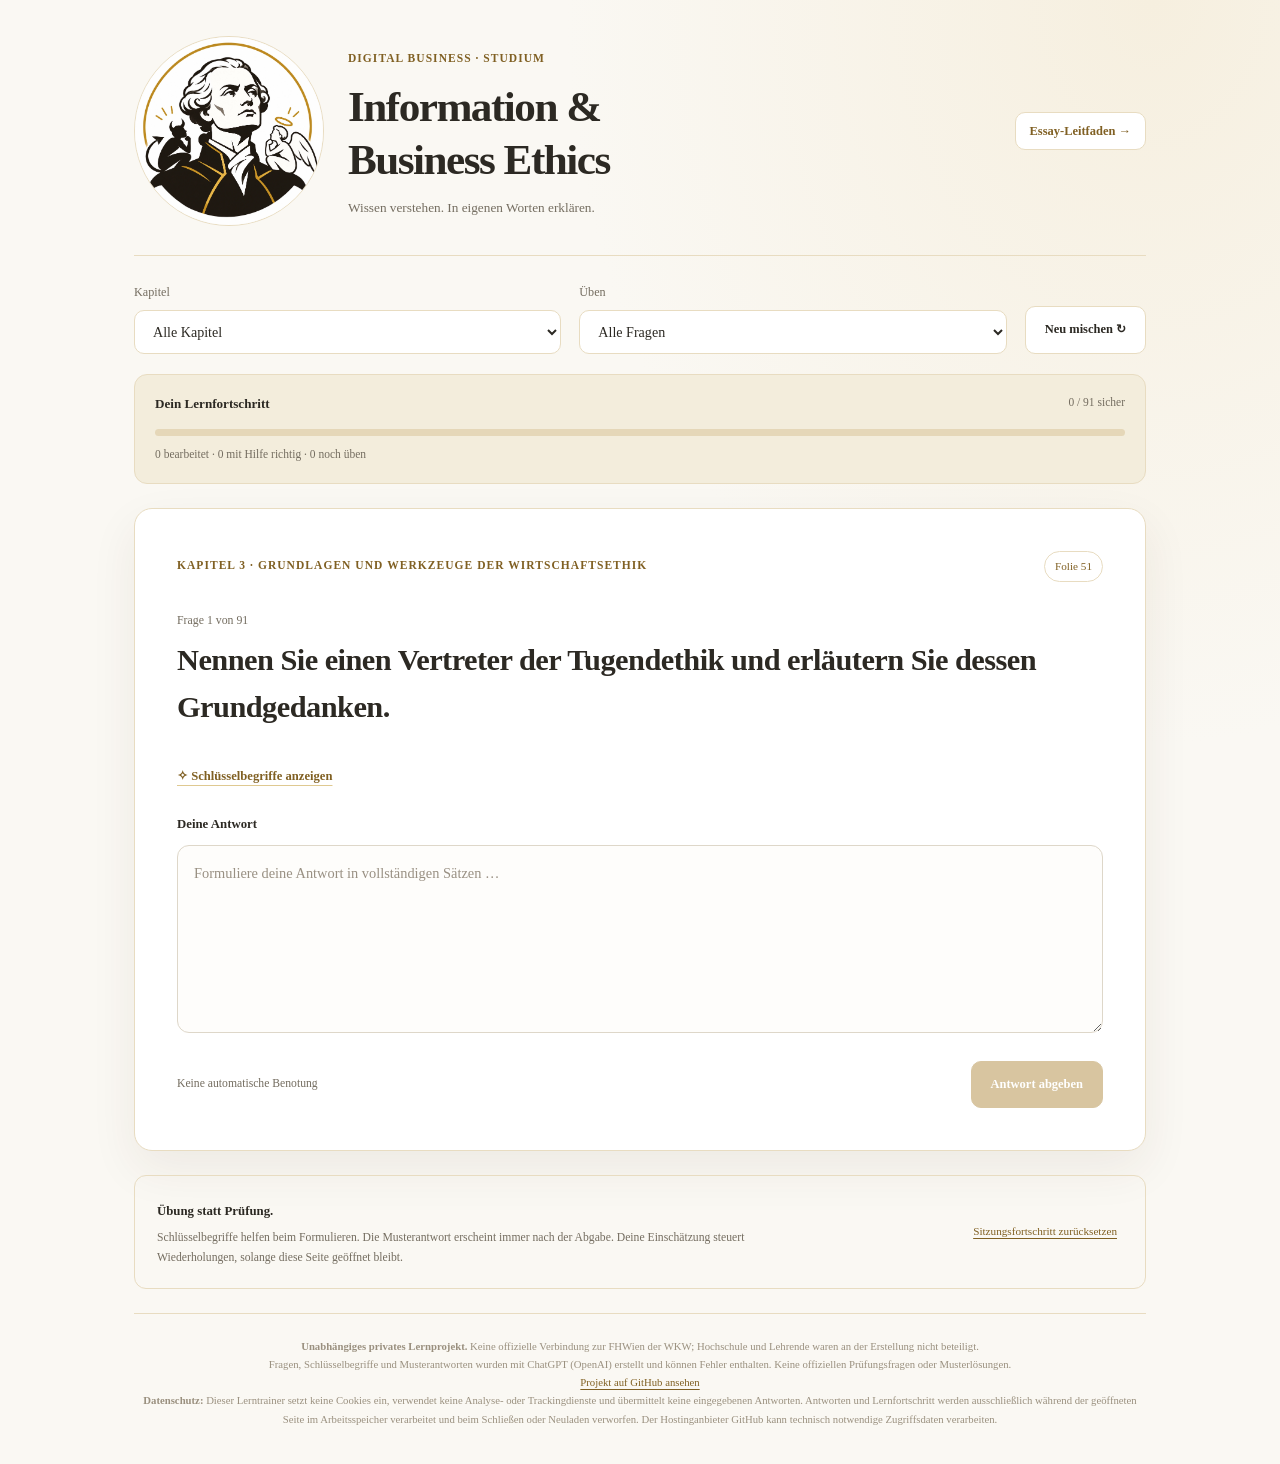
<file: index.html>
<!doctype html>
<html lang="de">
<head>
  <meta charset="utf-8">
  <meta name="viewport" content="width=device-width, initial-scale=1">
  <meta name="theme-color" content="#faf8f3">
  <meta name="description" content="Information & Business Ethics – freie Antworten üben, Schlüsselbegriffe einblenden und gezielt wiederholen.">
  <title>Ethics · Lerntrainer</title>
  <link rel="stylesheet" href="style.css">
  <script src="app.js" defer></script>
</head>
<body>
  <div class="page-shell">
    <header class="site-header">
      <div class="brand">
        <img class="brand-logo" src="kant-logo.webp" alt="Kant mit Engel und Teufel" width="150" height="150">
        <div>
          <span class="eyebrow">Digital Business · Studium</span>
          <h1>Information &amp;<br>Business Ethics</h1>
          <p class="subheading">Wissen verstehen. In eigenen Worten erklären.</p>
        </div>
      </div>
      <a class="essay-header-link" href="essay-guide.html">Essay-Leitfaden →</a>
    </header>

    <main>
      <section class="toolbar" aria-label="Lernoptionen">
        <div class="field">
          <label for="chapter-select">Kapitel</label>
          <select id="chapter-select"><option value="all">Alle Kapitel</option></select>
        </div>
        <div class="field">
          <label for="practice-select">Üben</label>
          <select id="practice-select">
            <option value="all">Alle Fragen</option>
            <option value="review">Offene &amp; unsichere Fragen</option>
            <option value="unseen">Noch nicht bearbeitet</option>
            <option value="weak">Nur unsichere Fragen</option>
          </select>
        </div>
        <div class="toolbar-actions">
          <button id="shuffle-button" class="button button-outline" type="button">Neu mischen ↻</button>
        </div>
      </section>

      <section class="progress-panel" aria-label="Lernfortschritt">
        <div class="progress-heading"><strong>Dein Lernfortschritt</strong><span id="progress-label">0 / 91 sicher</span></div>
        <div class="progress-track" role="progressbar" aria-label="Sicher beherrschte Fragen" aria-valuemin="0" aria-valuemax="100" aria-valuenow="0" id="progress-track"><div id="progress-bar"></div></div>
        <div id="progress-detail" class="progress-detail">Lade Fragen …</div>
      </section>

      <section id="status-panel" class="status-panel" role="status" hidden></section>

      <article class="question-card" id="question-card" hidden>
        <div class="question-top">
          <span id="question-category" class="eyebrow">Kapitel 1</span>
          <span id="question-slide" class="slide-label">Folie 21</span>
        </div>
        <div class="question-count" id="question-count"></div>
        <h2 id="question-text"></h2>

        <div id="answer-stage">
          <button id="hint-button" class="hint-button" type="button" aria-expanded="false" aria-controls="hint-panel">✧ Schlüsselbegriffe anzeigen</button>
          <div id="hint-panel" class="hint-panel" hidden>
            <p class="minor-label">Diese Begriffe sollten vorkommen</p>
            <div id="keyword-list" class="keyword-list"></div>
          </div>
          <label class="answer-label" for="answer-input">Deine Antwort</label>
          <textarea id="answer-input" rows="6" placeholder="Formuliere deine Antwort in vollständigen Sätzen …"></textarea>
          <div class="card-actions">
            <span class="note">Keine automatische Benotung</span>
            <button id="submit-button" class="button button-primary" type="button" disabled>Antwort abgeben</button>
          </div>
        </div>

        <div id="solution-stage" hidden>
          <div class="submitted-answer"><span class="minor-label">Deine Antwort</span><p id="submitted-text"></p></div>
          <div class="solution"><span class="minor-label">Beispielauflösung</span><p id="solution-text"></p></div>
          <div class="reflection">
            <h3>Wie gut war deine Antwort?</h3>
            <p>Vergleiche sie mit der Beispielauflösung und beurteile, ob du den Inhalt selbstständig erklären kannst.</p>
            <div class="rating-actions" role="group" aria-label="Antwort einschätzen">
              <button class="button rating" type="button" data-rating="good">Richtig &amp; vollständig</button>
              <button class="button rating" type="button" data-rating="partial">Teilweise richtig</button>
              <button class="button rating" type="button" data-rating="again">Nicht gewusst</button>
            </div>
            <p id="rating-feedback" class="rating-feedback" aria-live="polite"></p>
          </div>
          <div class="card-actions after-rating"><span id="next-hint" class="note">Bewerte deine Antwort, um fortzufahren.</span><button id="next-button" class="button button-primary" type="button" disabled>Nächste Frage →</button></div>
        </div>
      </article>

      <section class="bottom-panel">
        <div><strong>Übung statt Prüfung.</strong><p>Schlüsselbegriffe helfen beim Formulieren. Die Musterantwort erscheint immer nach der Abgabe. Deine Einschätzung steuert Wiederholungen, solange diese Seite geöffnet bleibt.</p></div>
        <button class="reset-button" id="reset-button" type="button">Sitzungsfortschritt zurücksetzen</button>
      </section>
    </main>
    <footer>
      <p><strong>Unabhängiges privates Lernprojekt.</strong> Keine offizielle Verbindung zur FHWien der WKW; Hochschule und Lehrende waren an der Erstellung nicht beteiligt.</p>
      <p>Fragen, Schlüsselbegriffe und Musterantworten wurden mit ChatGPT (OpenAI) erstellt und können Fehler enthalten. Keine offiziellen Prüfungsfragen oder Musterlösungen.</p>
      <p><a href="https://github.com/simon-lost-in-cache/ethik-lerntrainer" target="_blank" rel="noopener noreferrer">Projekt auf GitHub ansehen</a></p>
      <p><strong>Datenschutz:</strong> Dieser Lerntrainer setzt keine Cookies ein, verwendet keine Analyse- oder Trackingdienste und übermittelt keine eingegebenen Antworten. Antworten und Lernfortschritt werden ausschließlich während der geöffneten Seite im Arbeitsspeicher verarbeitet und beim Schließen oder Neuladen verworfen. Der Hostinganbieter GitHub kann technisch notwendige Zugriffsdaten verarbeiten.</p>
    </footer>
  </div>
</body>
</html>
</file>
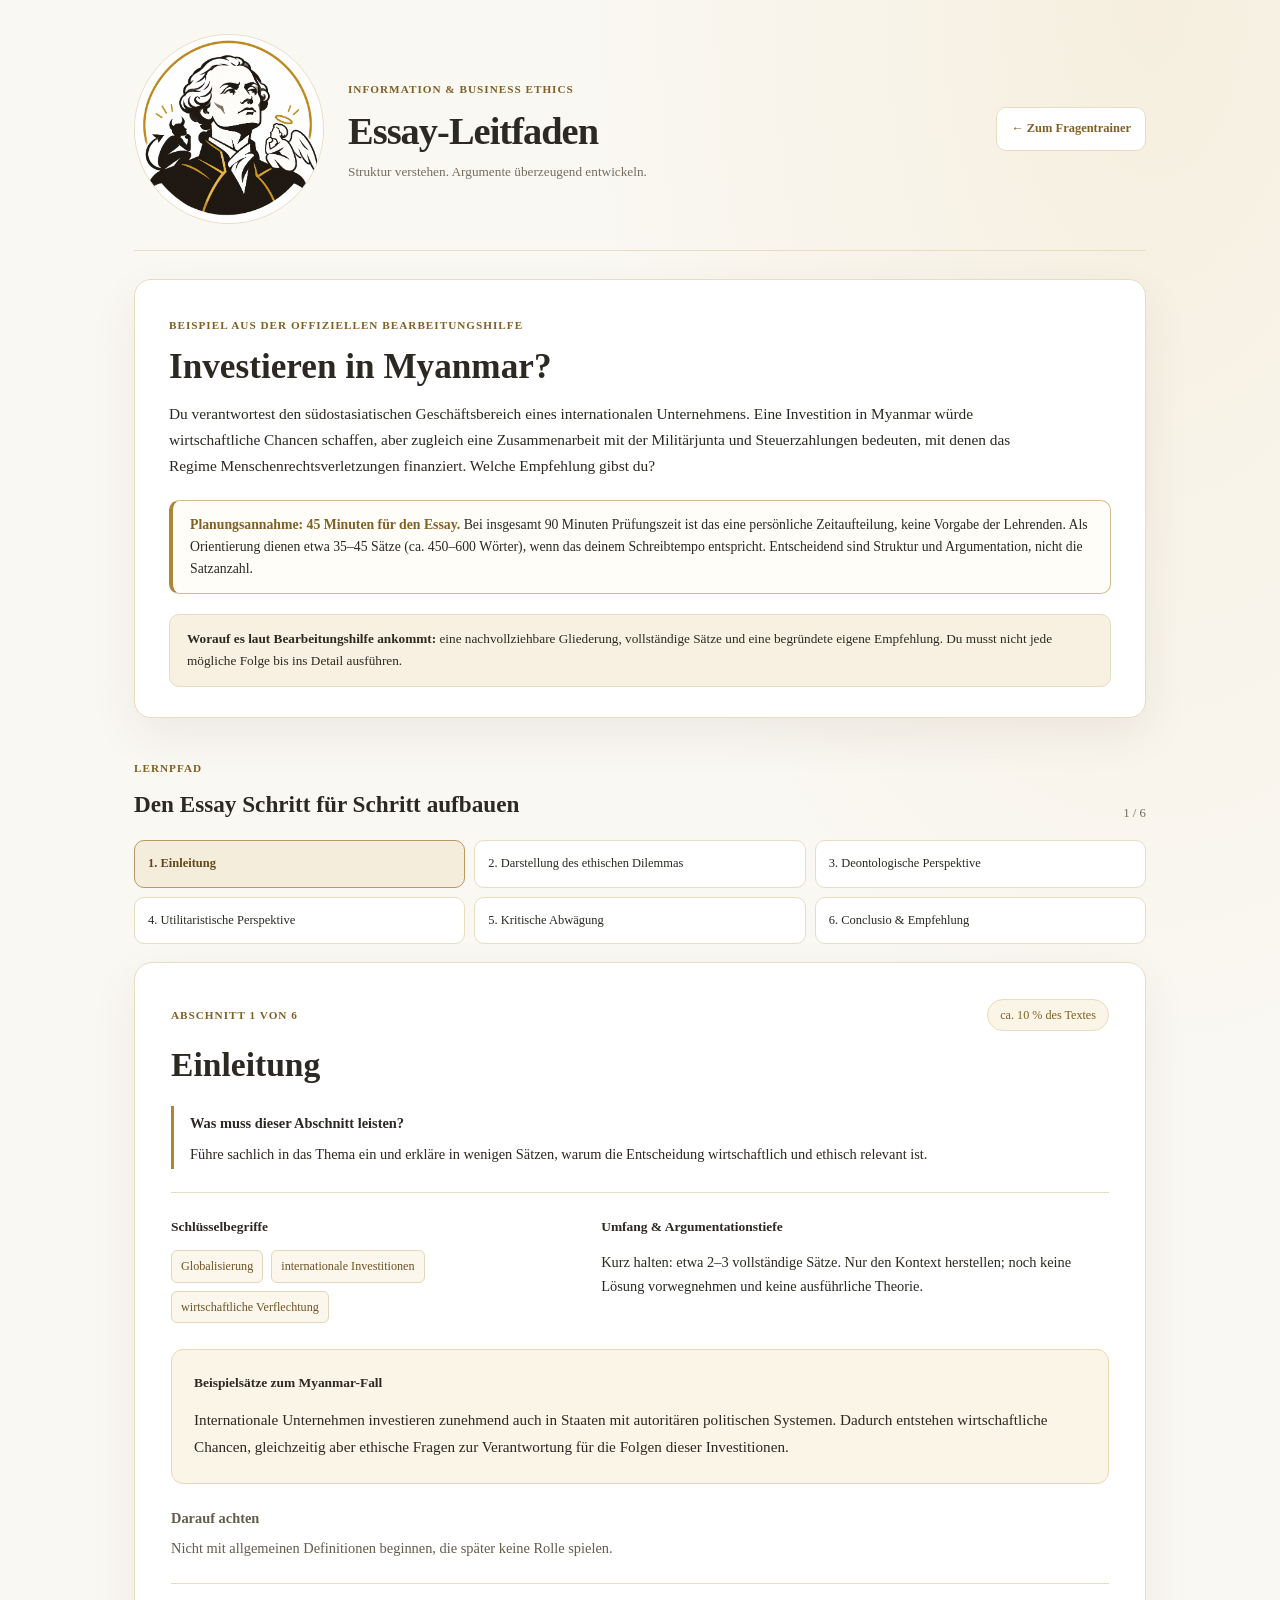
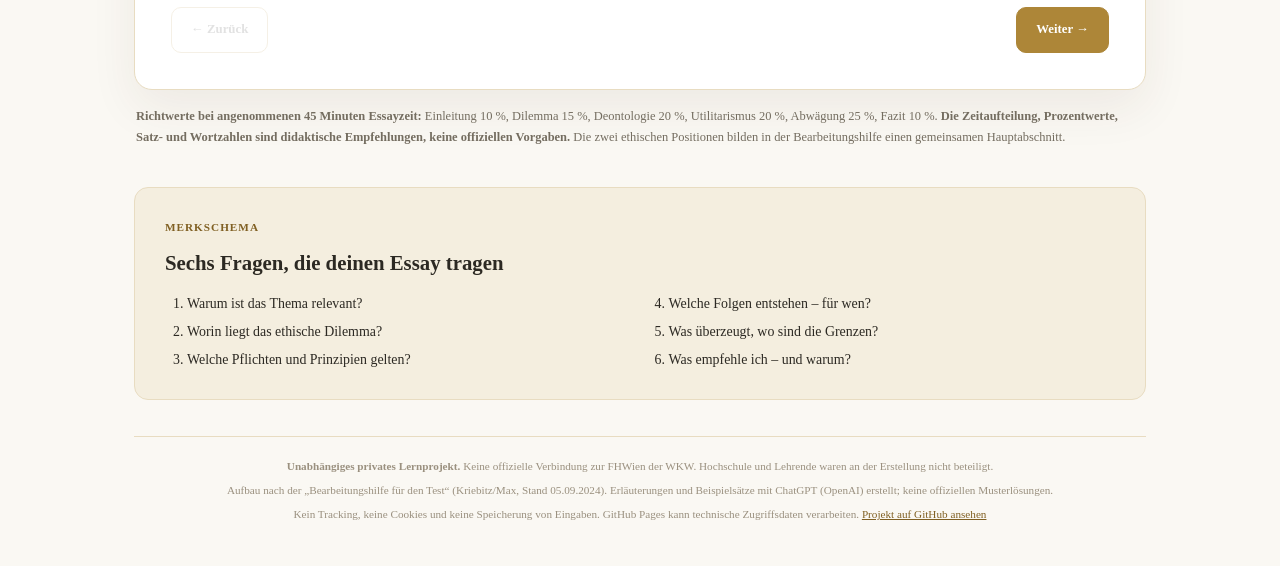
<file: essay-guide.html>
<!doctype html>
<html lang="de">
<head>
  <meta charset="utf-8">
  <meta name="viewport" content="width=device-width,initial-scale=1">
  <meta name="theme-color" content="#faf8f3">
  <meta name="description" content="Essay-Leitfaden für Information & Business Ethics: Aufbau, Argumentationstiefe und Beispiel Myanmar.">
  <title>Essay-Leitfaden · Information & Business Ethics</title>
  <link rel="stylesheet" href="essay-guide.css">
  <script src="essay-guide.js" defer></script>
</head>
<body>
<div class="shell">
  <header class="site-header">
    <div class="brand"><img class="logo" src="kant-logo.webp" alt="Kant mit Engel und Teufel" width="190" height="190">
      <div><span class="eyebrow">Information &amp; Business Ethics</span><h1>Essay-Leitfaden</h1><p class="subtitle">Struktur verstehen. Argumente überzeugend entwickeln.</p></div>
    </div>
    <nav aria-label="Navigation"><a class="back" href="index.html">← Zum Fragentrainer</a></nav>
  </header>
  <main>
    <section class="intro">
      <span class="eyebrow">Beispiel aus der offiziellen Bearbeitungshilfe</span>
      <h2>Investieren in Myanmar?</h2>
      <p>Du verantwortest den südostasiatischen Geschäftsbereich eines internationalen Unternehmens. Eine Investition in Myanmar würde wirtschaftliche Chancen schaffen, aber zugleich eine Zusammenarbeit mit der Militärjunta und Steuerzahlungen bedeuten, mit denen das Regime Menschenrechtsverletzungen finanziert. Welche Empfehlung gibst du?</p>
      <div class="time-assumption"><strong>Planungsannahme: 45 Minuten für den Essay.</strong> Bei insgesamt 90 Minuten Prüfungszeit ist das eine persönliche Zeitaufteilung, keine Vorgabe der Lehrenden. Als Orientierung dienen etwa 35–45 Sätze (ca. 450–600 Wörter), wenn das deinem Schreibtempo entspricht. Entscheidend sind Struktur und Argumentation, nicht die Satzanzahl.</div>
      <div class="context"><strong>Worauf es laut Bearbeitungshilfe ankommt:</strong> eine nachvollziehbare Gliederung, vollständige Sätze und eine begründete eigene Empfehlung. Du musst nicht jede mögliche Folge bis ins Detail ausführen.</div>
    </section>
    <section class="guide" aria-label="Essay-Abschnitte">
      <div class="step-header"><div><span class="eyebrow">Lernpfad</span><h2>Den Essay Schritt für Schritt aufbauen</h2></div><span id="counter" class="counter">1 / 6</span></div>
      <div class="steps" id="steps" role="group" aria-label="Abschnitt auswählen"></div>
      <article class="step-card" id="step-card" aria-live="polite">
        <div class="step-top"><span class="eyebrow" id="step-ordinal"></span><span class="share" id="share"></span></div>
        <h3 id="step-title"></h3>
        <div class="purpose"><strong>Was muss dieser Abschnitt leisten?</strong><p id="purpose"></p></div>
        <div class="two-cols">
          <div><h4>Schlüsselbegriffe</h4><div id="keywords" class="keywords"></div></div>
          <div><h4>Umfang &amp; Argumentationstiefe</h4><p id="depth"></p></div>
        </div>
        <div class="example"><h4>Beispielsätze zum Myanmar-Fall</h4><p id="example"></p></div>
        <div class="avoid"><strong>Darauf achten</strong><p id="caution"></p></div>
        <div class="controls"><button id="prev" class="button secondary" type="button">← Zurück</button><button id="next" class="button primary" type="button">Weiter →</button></div>
      </article>
      <p class="distribution"><strong>Richtwerte bei angenommenen 45 Minuten Essayzeit:</strong> Einleitung 10 %, Dilemma 15 %, Deontologie 20 %, Utilitarismus 20 %, Abwägung 25 %, Fazit 10 %. <strong>Die Zeitaufteilung, Prozentwerte, Satz- und Wortzahlen sind didaktische Empfehlungen, keine offiziellen Vorgaben.</strong> Die zwei ethischen Positionen bilden in der Bearbeitungshilfe einen gemeinsamen Hauptabschnitt.</p>
    </section>
    <section class="recap"><span class="eyebrow">Merkschema</span><h2>Sechs Fragen, die deinen Essay tragen</h2><ol><li>Warum ist das Thema relevant?</li><li>Worin liegt das ethische Dilemma?</li><li>Welche Pflichten und Prinzipien gelten?</li><li>Welche Folgen entstehen – für wen?</li><li>Was überzeugt, wo sind die Grenzen?</li><li>Was empfehle ich – und warum?</li></ol></section>
  </main>
  <footer><p><strong>Unabhängiges privates Lernprojekt.</strong> Keine offizielle Verbindung zur FHWien der WKW. Hochschule und Lehrende waren an der Erstellung nicht beteiligt.</p><p>Aufbau nach der „Bearbeitungshilfe für den Test“ (Kriebitz/Max, Stand 05.09.2024). Erläuterungen und Beispielsätze mit ChatGPT (OpenAI) erstellt; keine offiziellen Musterlösungen.</p><p>Kein Tracking, keine Cookies und keine Speicherung von Eingaben. GitHub Pages kann technische Zugriffsdaten verarbeiten. <a href="https://github.com/simon-lost-in-cache/ethik-lerntrainer" target="_blank" rel="noopener noreferrer">Projekt auf GitHub ansehen</a></p></footer>
</div>
</body>
</html>
</file>
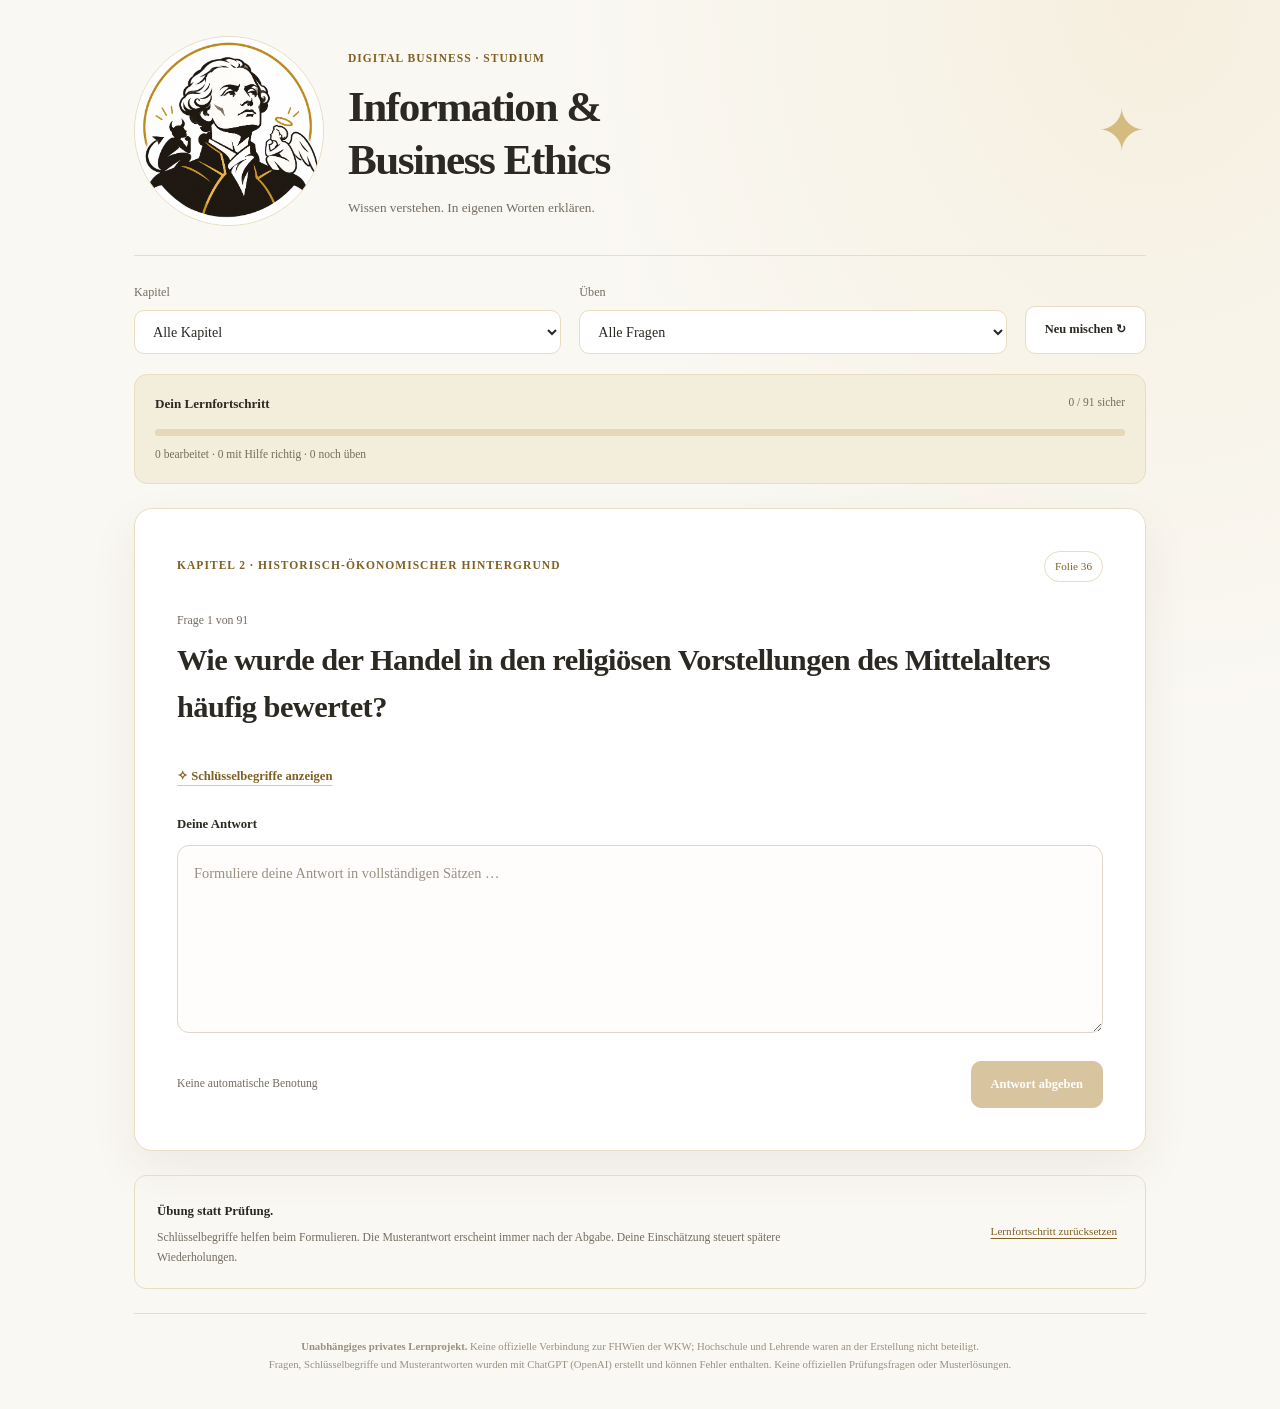
<file: index (1).html>
<!doctype html>
<html lang="de">
<head>
  <meta charset="utf-8">
  <meta name="viewport" content="width=device-width, initial-scale=1">
  <meta name="theme-color" content="#faf8f3">
  <meta name="description" content="Information & Business Ethics – freie Antworten üben, Schlüsselbegriffe einblenden und gezielt wiederholen.">
  <title>Ethics · Lerntrainer</title>
  <link rel="preconnect" href="https://fonts.googleapis.com">
  <link rel="preconnect" href="https://fonts.gstatic.com" crossorigin>
  <link href="https://fonts.googleapis.com/css2?family=Libre+Baskerville:wght@400;700&display=swap" rel="stylesheet">
  <link rel="stylesheet" href="style.css">
  <script src="app.js" defer></script>
</head>
<body>
  <div class="page-shell">
    <header class="site-header">
      <div class="brand">
        <img class="brand-logo" src="kant-logo.webp" alt="Kant mit Engel und Teufel" width="80" height="80">
        <div>
          <span class="eyebrow">Digital Business · Studium</span>
          <h1>Information &amp;<br>Business Ethics</h1>
          <p class="subheading">Wissen verstehen. In eigenen Worten erklären.</p>
        </div>
      </div>
      <div class="header-mark" aria-hidden="true">✦</div>
    </header>

    <main>
      <section class="toolbar" aria-label="Lernoptionen">
        <div class="field">
          <label for="chapter-select">Kapitel</label>
          <select id="chapter-select"><option value="all">Alle Kapitel</option></select>
        </div>
        <div class="field">
          <label for="practice-select">Üben</label>
          <select id="practice-select">
            <option value="all">Alle Fragen</option>
            <option value="review">Offene &amp; unsichere Fragen</option>
            <option value="unseen">Noch nicht bearbeitet</option>
            <option value="weak">Nur unsichere Fragen</option>
          </select>
        </div>
        <div class="toolbar-actions">
          <button id="shuffle-button" class="button button-outline" type="button">Neu mischen ↻</button>
        </div>
      </section>

      <section class="progress-panel" aria-label="Lernfortschritt">
        <div class="progress-heading"><strong>Dein Lernfortschritt</strong><span id="progress-label">0 / 91 sicher</span></div>
        <div class="progress-track" role="progressbar" aria-label="Sicher beherrschte Fragen" aria-valuemin="0" aria-valuemax="100" aria-valuenow="0" id="progress-track"><div id="progress-bar"></div></div>
        <div id="progress-detail" class="progress-detail">Lade Fragen …</div>
      </section>

      <section id="status-panel" class="status-panel" role="status" hidden></section>

      <article class="question-card" id="question-card" hidden>
        <div class="question-top">
          <span id="question-category" class="eyebrow">Kapitel 1</span>
          <span id="question-slide" class="slide-label">Folie 21</span>
        </div>
        <div class="question-count" id="question-count"></div>
        <h2 id="question-text"></h2>

        <div id="answer-stage">
          <button id="hint-button" class="hint-button" type="button" aria-expanded="false" aria-controls="hint-panel">✧ Schlüsselbegriffe anzeigen</button>
          <div id="hint-panel" class="hint-panel" hidden>
            <p class="minor-label">Diese Begriffe sollten vorkommen</p>
            <div id="keyword-list" class="keyword-list"></div>
          </div>
          <label class="answer-label" for="answer-input">Deine Antwort</label>
          <textarea id="answer-input" rows="6" placeholder="Formuliere deine Antwort in vollständigen Sätzen …"></textarea>
          <div class="card-actions">
            <span class="note">Keine automatische Benotung</span>
            <button id="submit-button" class="button button-primary" type="button" disabled>Antwort abgeben</button>
          </div>
        </div>

        <div id="solution-stage" hidden>
          <div class="submitted-answer"><span class="minor-label">Deine Antwort</span><p id="submitted-text"></p></div>
          <div class="solution"><span class="minor-label">Beispielauflösung</span><p id="solution-text"></p></div>
          <div class="reflection">
            <h3>Wie gut war deine Antwort?</h3>
            <p>Vergleiche sie mit der Beispielauflösung und beurteile, ob du den Inhalt selbstständig erklären kannst.</p>
            <div class="rating-actions" role="group" aria-label="Antwort einschätzen">
              <button class="button rating" type="button" data-rating="good">Richtig &amp; vollständig</button>
              <button class="button rating" type="button" data-rating="partial">Teilweise richtig</button>
              <button class="button rating" type="button" data-rating="again">Nicht gewusst</button>
            </div>
            <p id="rating-feedback" class="rating-feedback" aria-live="polite"></p>
          </div>
          <div class="card-actions after-rating"><span id="next-hint" class="note">Bewerte deine Antwort, um fortzufahren.</span><button id="next-button" class="button button-primary" type="button" disabled>Nächste Frage →</button></div>
        </div>
      </article>

      <section class="bottom-panel">
        <div><strong>Übung statt Prüfung.</strong><p>Schlüsselbegriffe helfen beim Formulieren. Die Musterantwort erscheint immer nach der Abgabe. Deine Einschätzung steuert spätere Wiederholungen.</p></div>
        <button class="reset-button" id="reset-button" type="button">Lernfortschritt zurücksetzen</button>
      </section>
    </main>
    <footer>
      <p><strong>Unabhängiges privates Lernprojekt.</strong> Keine offizielle Verbindung zur FHWien der WKW; Hochschule und Lehrende waren an der Erstellung nicht beteiligt.</p>
      <p>Fragen, Schlüsselbegriffe und Musterantworten wurden mit ChatGPT (OpenAI) erstellt und können Fehler enthalten. Keine offiziellen Prüfungsfragen oder Musterlösungen.</p>
    </footer>
  </div>
</body>
</html>
</file>
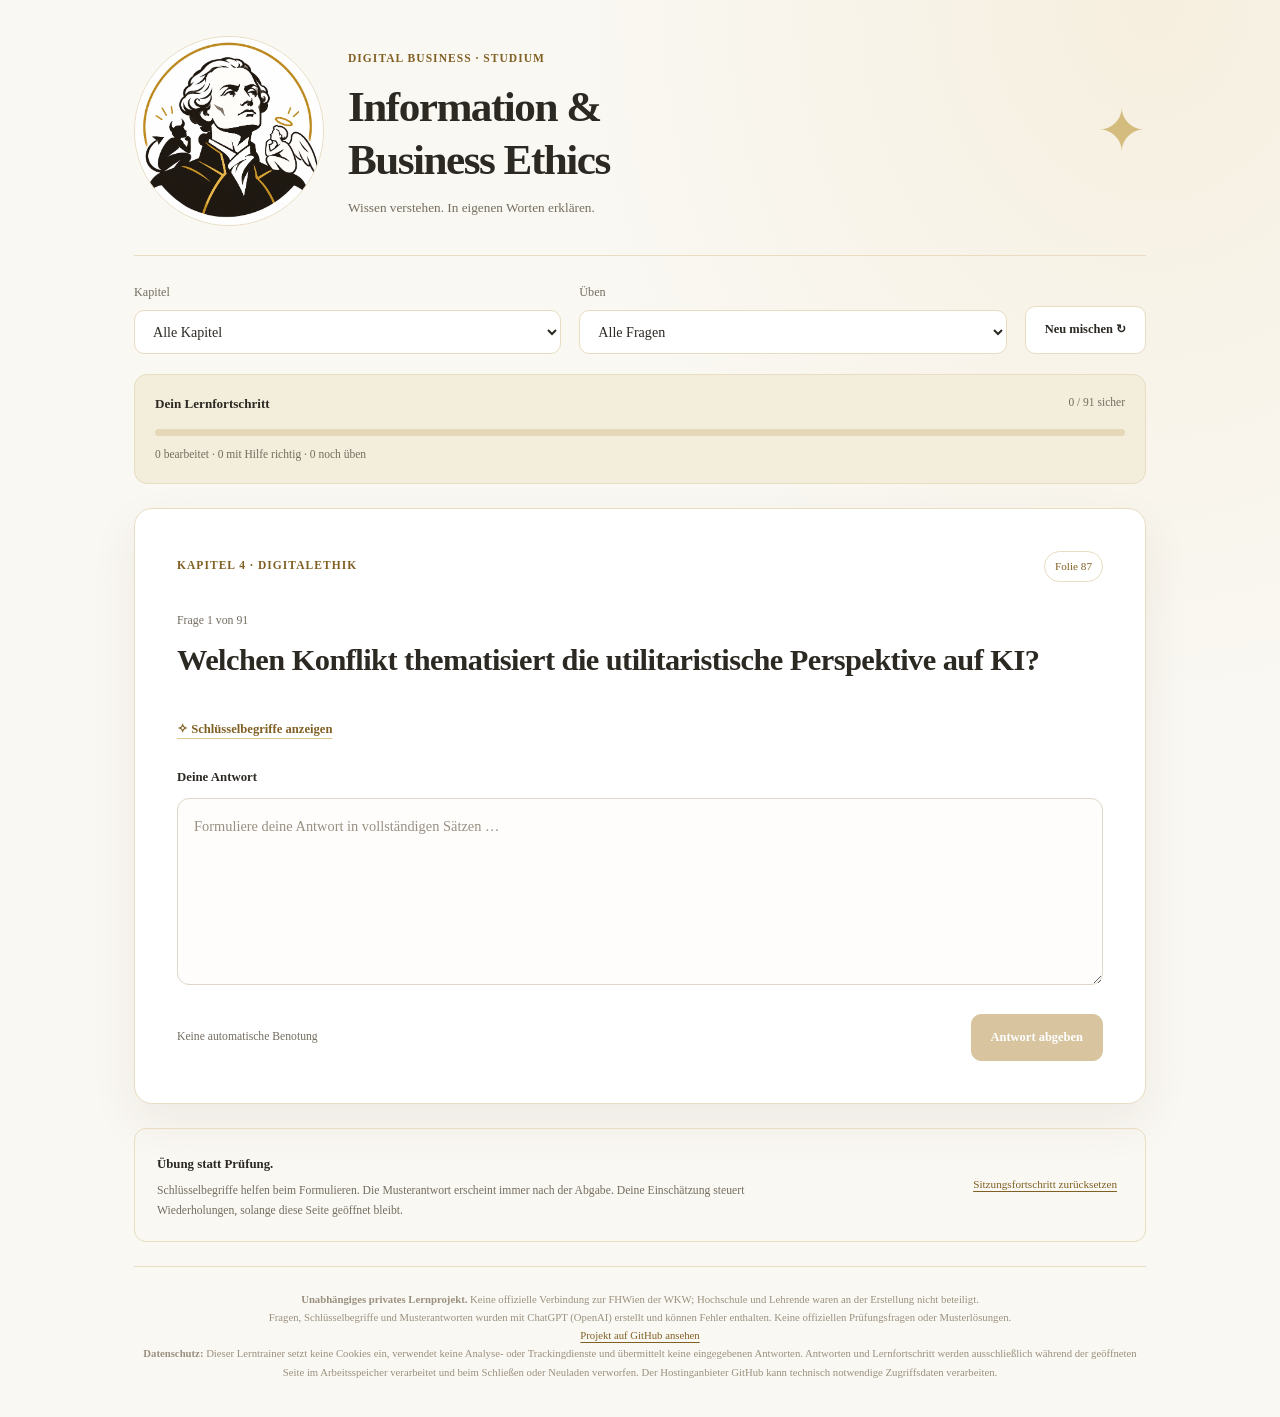
<file: index (2).html>
<!doctype html>
<html lang="de">
<head>
  <meta charset="utf-8">
  <meta name="viewport" content="width=device-width, initial-scale=1">
  <meta name="theme-color" content="#faf8f3">
  <meta name="description" content="Information & Business Ethics – freie Antworten üben, Schlüsselbegriffe einblenden und gezielt wiederholen.">
  <title>Ethics · Lerntrainer</title>
  <link rel="stylesheet" href="style.css">
  <script src="app.js" defer></script>
</head>
<body>
  <div class="page-shell">
    <header class="site-header">
      <div class="brand">
        <img class="brand-logo" src="kant-logo.webp" alt="Kant mit Engel und Teufel" width="150" height="150">
        <div>
          <span class="eyebrow">Digital Business · Studium</span>
          <h1>Information &amp;<br>Business Ethics</h1>
          <p class="subheading">Wissen verstehen. In eigenen Worten erklären.</p>
        </div>
      </div>
      <div class="header-mark" aria-hidden="true">✦</div>
    </header>

    <main>
      <section class="toolbar" aria-label="Lernoptionen">
        <div class="field">
          <label for="chapter-select">Kapitel</label>
          <select id="chapter-select"><option value="all">Alle Kapitel</option></select>
        </div>
        <div class="field">
          <label for="practice-select">Üben</label>
          <select id="practice-select">
            <option value="all">Alle Fragen</option>
            <option value="review">Offene &amp; unsichere Fragen</option>
            <option value="unseen">Noch nicht bearbeitet</option>
            <option value="weak">Nur unsichere Fragen</option>
          </select>
        </div>
        <div class="toolbar-actions">
          <button id="shuffle-button" class="button button-outline" type="button">Neu mischen ↻</button>
        </div>
      </section>

      <section class="progress-panel" aria-label="Lernfortschritt">
        <div class="progress-heading"><strong>Dein Lernfortschritt</strong><span id="progress-label">0 / 91 sicher</span></div>
        <div class="progress-track" role="progressbar" aria-label="Sicher beherrschte Fragen" aria-valuemin="0" aria-valuemax="100" aria-valuenow="0" id="progress-track"><div id="progress-bar"></div></div>
        <div id="progress-detail" class="progress-detail">Lade Fragen …</div>
      </section>

      <section id="status-panel" class="status-panel" role="status" hidden></section>

      <article class="question-card" id="question-card" hidden>
        <div class="question-top">
          <span id="question-category" class="eyebrow">Kapitel 1</span>
          <span id="question-slide" class="slide-label">Folie 21</span>
        </div>
        <div class="question-count" id="question-count"></div>
        <h2 id="question-text"></h2>

        <div id="answer-stage">
          <button id="hint-button" class="hint-button" type="button" aria-expanded="false" aria-controls="hint-panel">✧ Schlüsselbegriffe anzeigen</button>
          <div id="hint-panel" class="hint-panel" hidden>
            <p class="minor-label">Diese Begriffe sollten vorkommen</p>
            <div id="keyword-list" class="keyword-list"></div>
          </div>
          <label class="answer-label" for="answer-input">Deine Antwort</label>
          <textarea id="answer-input" rows="6" placeholder="Formuliere deine Antwort in vollständigen Sätzen …"></textarea>
          <div class="card-actions">
            <span class="note">Keine automatische Benotung</span>
            <button id="submit-button" class="button button-primary" type="button" disabled>Antwort abgeben</button>
          </div>
        </div>

        <div id="solution-stage" hidden>
          <div class="submitted-answer"><span class="minor-label">Deine Antwort</span><p id="submitted-text"></p></div>
          <div class="solution"><span class="minor-label">Beispielauflösung</span><p id="solution-text"></p></div>
          <div class="reflection">
            <h3>Wie gut war deine Antwort?</h3>
            <p>Vergleiche sie mit der Beispielauflösung und beurteile, ob du den Inhalt selbstständig erklären kannst.</p>
            <div class="rating-actions" role="group" aria-label="Antwort einschätzen">
              <button class="button rating" type="button" data-rating="good">Richtig &amp; vollständig</button>
              <button class="button rating" type="button" data-rating="partial">Teilweise richtig</button>
              <button class="button rating" type="button" data-rating="again">Nicht gewusst</button>
            </div>
            <p id="rating-feedback" class="rating-feedback" aria-live="polite"></p>
          </div>
          <div class="card-actions after-rating"><span id="next-hint" class="note">Bewerte deine Antwort, um fortzufahren.</span><button id="next-button" class="button button-primary" type="button" disabled>Nächste Frage →</button></div>
        </div>
      </article>

      <section class="bottom-panel">
        <div><strong>Übung statt Prüfung.</strong><p>Schlüsselbegriffe helfen beim Formulieren. Die Musterantwort erscheint immer nach der Abgabe. Deine Einschätzung steuert Wiederholungen, solange diese Seite geöffnet bleibt.</p></div>
        <button class="reset-button" id="reset-button" type="button">Sitzungsfortschritt zurücksetzen</button>
      </section>
    </main>
    <footer>
      <p><strong>Unabhängiges privates Lernprojekt.</strong> Keine offizielle Verbindung zur FHWien der WKW; Hochschule und Lehrende waren an der Erstellung nicht beteiligt.</p>
      <p>Fragen, Schlüsselbegriffe und Musterantworten wurden mit ChatGPT (OpenAI) erstellt und können Fehler enthalten. Keine offiziellen Prüfungsfragen oder Musterlösungen.</p>
      <p><a href="https://github.com/simon-lost-in-cache/ethik-lerntrainer" target="_blank" rel="noopener noreferrer">Projekt auf GitHub ansehen</a></p>
      <p><strong>Datenschutz:</strong> Dieser Lerntrainer setzt keine Cookies ein, verwendet keine Analyse- oder Trackingdienste und übermittelt keine eingegebenen Antworten. Antworten und Lernfortschritt werden ausschließlich während der geöffneten Seite im Arbeitsspeicher verarbeitet und beim Schließen oder Neuladen verworfen. Der Hostinganbieter GitHub kann technisch notwendige Zugriffsdaten verarbeiten.</p>
    </footer>
  </div>
</body>
</html>
</file>
<file: style.css>
:root{color-scheme:light;--bg:#faf8f3;--paper:#fff;--ink:#2c2923;--muted:#746d60;--gold:#ad8638;--gold-dark:#806023;--gold-soft:#f5eddb;--line:#e8dcc1;--shadow:0 18px 48px rgba(65,49,24,.07);font-family:Georgia,'Times New Roman',serif}*{box-sizing:border-box}html{scroll-behavior:smooth}body{margin:0;background:radial-gradient(ellipse at 90% 0%,#f6efdF 0%,transparent 36%),var(--bg);color:var(--ink);line-height:1.7}button,textarea,select{font:inherit}button{cursor:pointer}button:disabled{cursor:not-allowed;opacity:.47}button:focus-visible,textarea:focus-visible,select:focus-visible{outline:3px solid #c9a658;outline-offset:3px}[hidden]{display:none!important}.page-shell{max-width:1060px;margin:0 auto;padding:36px 24px 24px}.site-header{display:flex;align-items:center;justify-content:space-between;padding:0 0 29px;border-bottom:1px solid var(--line)}.brand{display:flex;align-items:center;gap:24px}.brand-logo{width:190px;height:190px;flex-shrink:0;border-radius:50%;object-fit:cover;background:#fff;border:1px solid var(--line)}h1,h2,h3,p{margin:0}h1{font-size:clamp(1.65rem,3.5vw,2.7rem);font-weight:700;line-height:1.24;letter-spacing:-.035em;margin:10px 0}.eyebrow,.minor-label{font-size:.72rem;letter-spacing:.09em;text-transform:uppercase;font-weight:700;color:var(--gold-dark)}.subheading{font-size:.83rem;color:var(--muted)}.header-mark{font-size:3.7rem;color:#d4bc7f}.toolbar{display:flex;gap:18px;align-items:end;padding:26px 0 20px;flex-wrap:wrap}.field{min-width:220px;flex:1}.field label{display:block;color:var(--muted);font-size:.76rem;margin-bottom:7px}.field select{width:100%;padding:12px 14px;border:1px solid var(--line);border-radius:10px;background:var(--paper);color:var(--ink);font-size:.88rem}.toolbar-actions{align-self:end}.button{border:1px solid var(--line);background:var(--paper);color:var(--ink);border-radius:10px;padding:12px 19px;font-size:.78rem;font-weight:700;min-height:46px;transition:background .15s,border-color .15s,transform .15s}.button:not(:disabled):hover{transform:translateY(-1px)}.button-outline:hover{border-color:var(--gold)}.button-primary{background:var(--gold);border-color:var(--gold);color:white}.button-primary:not(:disabled):hover{background:var(--gold-dark)}.progress-panel{padding:18px 20px;background:#f3eddc;border:1px solid var(--line);border-radius:13px;margin-bottom:24px}.progress-heading,.progress-detail{display:flex;justify-content:space-between;gap:8px;flex-wrap:wrap}.progress-heading{font-size:.82rem}.progress-heading span,.progress-detail{color:var(--muted);font-size:.72rem}.progress-track{height:7px;background:#e5d7b8;border-radius:12px;overflow:hidden;margin:14px 0 9px}.progress-track>div{height:100%;width:0%;background:var(--gold);border-radius:12px;transition:width .2s}.question-card{background:var(--paper);border:1px solid var(--line);border-radius:18px;padding:clamp(20px,4vw,42px);box-shadow:var(--shadow)}.question-top{display:flex;justify-content:space-between;align-items:center;gap:12px}.slide-label{font-size:.7rem;color:var(--gold-dark);padding:5px 10px;border:1px solid var(--line);border-radius:20px}.question-count{margin-top:28px;color:var(--muted);font-size:.74rem}h2{font-size:clamp(1.25rem,2.5vw,1.9rem);line-height:1.55;letter-spacing:-.018em;margin:7px 0 28px}textarea{width:100%;resize:vertical;min-height:155px;padding:15px 16px;color:var(--ink);background:#fefdfb;border:1px solid #ded7c9;border-radius:12px;font-size:.9rem;line-height:1.8}textarea::placeholder{color:#999083}.answer-label{display:block;font-weight:700;font-size:.8rem;margin:20px 0 9px}.hint-button{background:transparent;border:0;color:var(--gold-dark);padding:7px 0;font-weight:700;font-size:.79rem;text-decoration:underline;text-decoration-color:#dfc991;text-underline-offset:5px}.hint-panel{padding:16px 18px;background:var(--gold-soft);border:1px solid var(--line);border-radius:12px;margin:12px 0 8px}.keyword-list{display:flex;flex-wrap:wrap;gap:9px;margin-top:12px}.keyword{background:#fff;border:1px solid #e4d6b6;color:#6e5326;border-radius:6px;padding:5px 9px;font-size:.75rem}.card-actions{display:flex;justify-content:space-between;align-items:center;gap:16px;flex-wrap:wrap;margin-top:20px}.note{color:var(--muted);font-size:.73rem}.submitted-answer,.solution{padding:20px 21px;border-radius:12px;margin:20px 0}.submitted-answer{background:#f7f5f0;border:1px solid #eae4d9}.solution{background:#fcf6e8;border:1px solid #e7d7b0}.submitted-answer p,.solution p{font-size:.9rem;margin-top:10px;white-space:pre-wrap;overflow-wrap:anywhere}.reflection{margin-top:28px}.reflection h3{font-size:1rem}.reflection>p{font-size:.78rem;color:var(--muted);margin:7px 0 15px}.rating-actions{display:grid;grid-template-columns:repeat(3,minmax(0,1fr));gap:10px}.rating{min-height:58px;padding:10px;font-size:.73rem}.rating.selected{background:var(--gold-soft);border-color:var(--gold-dark);color:var(--gold-dark)}.rating-feedback{min-height:18px;color:var(--gold-dark)!important;margin-top:12px!important}.after-rating{border-top:1px solid var(--line);padding-top:20px}.bottom-panel{display:flex;justify-content:space-between;align-items:center;gap:20px;margin:24px 0;padding:20px 22px;border:1px solid var(--line);border-radius:12px}.bottom-panel strong{font-size:.8rem}.bottom-panel p{font-size:.73rem;color:var(--muted);margin-top:5px;max-width:640px}.reset-button{border:0;background:transparent;color:var(--gold-dark);text-decoration:underline;text-underline-offset:3px;font-size:.7rem;white-space:nowrap}.status-panel{border:1px solid var(--line);border-radius:12px;background:var(--paper);padding:30px 25px;text-align:center;font-size:.9rem;margin-bottom:20px}footer{text-align:center;color:#9a907f;font-size:.67rem;border-top:1px solid var(--line);padding:23px 0 12px}@media(max-width:650px){.page-shell{padding:19px 14px}.brand{gap:14px}.brand-logo{height:125px;width:125px}.header-mark{display:none}.toolbar{gap:12px}.field{min-width:100%}.toolbar-actions{width:100%}.toolbar-actions .button{width:100%}.rating-actions{grid-template-columns:1fr}.bottom-panel{flex-direction:column;align-items:flex-start}.card-actions .button{width:100%}.question-card{padding:22px 18px}}

footer a{color:var(--gold-dark);text-decoration:underline;text-underline-offset:3px}footer a:hover{color:var(--ink)}

/* Header navigation: same compact sizing as the essay guide's back button. */
.header-nav { flex-shrink: 0; }
.header-nav-link {
  display: inline-flex;
  align-items: center;
  gap: 5px;
  border: 1px solid var(--line);
  background: #fff;
  border-radius: 10px;
  padding: 10px 14px;
  color: var(--gold-dark);
  font-family: Georgia, 'Times New Roman', serif;
  font-weight: 700;
  font-size: .78rem;
  line-height: 1.7;
  text-decoration: none;
  white-space: nowrap;
}
.header-nav-link:hover { background: var(--gold-soft); }
.header-nav-link:focus-visible { outline: 3px solid #c9a658; outline-offset: 3px; }
@media (max-width: 740px) {
  .site-header { flex-wrap: wrap; gap: 14px; }
  .header-nav { margin-left: auto; }
}

/* Essay navigation – supports both previously used HTML class names. */
.essay-header-link,
.header-nav-link {
  display: inline-flex;
  align-items: center;
  justify-content: center;
  gap: 5px;
  flex-shrink: 0;
  border: 1px solid #e8dcc1;
  border-radius: 10px;
  background: #fff;
  padding: 9px 14px;
  color: #806023;
  font-family: Georgia, 'Times New Roman', serif;
  font-size: .78rem;
  font-weight: 700;
  line-height: 1.5;
  text-decoration: none;
  white-space: nowrap;
  box-shadow: none;
  transition: background-color .15s ease, border-color .15s ease;
}
.essay-header-link:hover,
.header-nav-link:hover {
  background: #f5eddb;
  border-color: #ad8638;
  color: #806023;
  text-decoration: none;
  transform: none;
}
.essay-header-link:focus-visible,
.header-nav-link:focus-visible {
  outline: 3px solid #c9a658;
  outline-offset: 3px;
}
@media (max-width: 740px) {
  .site-header { flex-wrap: wrap; gap: 14px; }
  .essay-header-link, .header-nav-link { margin-left: auto; }
}
</file>
<file: essay-guide.css>
:root{color-scheme:light;--bg:#faf8f3;--paper:#fff;--ink:#2c2923;--muted:#746d60;--gold:#ad8638;--gold-dark:#806023;--gold-soft:#f5eddb;--line:#e8dcc1;--shadow:0 18px 48px rgba(65,49,24,.07);font-family:Georgia,'Times New Roman',serif}*{box-sizing:border-box}body{margin:0;background:radial-gradient(ellipse at 90% 0%,#f6efdf 0%,transparent 36%),var(--bg);color:var(--ink);line-height:1.7}h1,h2,h3,h4,p{margin:0}button{font:inherit;cursor:pointer}button:disabled{cursor:not-allowed;opacity:.4}a{color:var(--gold-dark)}button:focus-visible,a:focus-visible{outline:3px solid #c9a658;outline-offset:3px}.shell{max-width:1060px;margin:auto;padding:34px 24px 22px}.site-header{display:flex;justify-content:space-between;gap:22px;align-items:center;padding-bottom:26px;border-bottom:1px solid var(--line)}.brand{display:flex;gap:24px;align-items:center}.logo{height:190px;width:190px;object-fit:cover;background:#fff;border:1px solid var(--line);border-radius:50%;flex-shrink:0}.eyebrow{color:var(--gold-dark);font-size:.7rem;letter-spacing:.09em;text-transform:uppercase;font-weight:700}h1{font-size:clamp(1.7rem,3vw,2.6rem);line-height:1.2;letter-spacing:-.025em;margin:7px 0}.subtitle{color:var(--muted);font-size:.83rem}.back{display:inline-block;border:1px solid var(--line);background:#fff;border-radius:10px;padding:10px 14px;font-weight:700;font-size:.78rem;text-decoration:none;white-space:nowrap}.back:hover{background:var(--gold-soft)}.intro{margin:28px 0 35px;padding:30px 34px;background:#fff;border:1px solid var(--line);border-radius:17px;box-shadow:var(--shadow)}.intro h2{font-size:clamp(1.5rem,2.8vw,2.2rem);margin:8px 0 12px;line-height:1.25}.intro>p{max-width:850px;font-size:.96rem}.context{background:#f8f1e2;padding:13px 17px;border-radius:10px;margin-top:20px;font-size:.83rem;border:1px solid var(--line)}.step-header{display:flex;align-items:end;justify-content:space-between;gap:15px;margin-bottom:16px}.step-header h2{font-size:1.45rem;margin-top:5px}.counter{font-size:.8rem;color:var(--muted)}.steps{display:grid;grid-template-columns:repeat(3,1fr);gap:9px;margin-bottom:18px}.step-tab{font-size:.78rem;text-align:left;border:1px solid var(--line);background:#fff;color:var(--ink);padding:12px 13px;border-radius:10px;transition:background .15s}.step-tab:hover{background:#fcf8ed}.step-tab.active{background:var(--gold-soft);border-color:#b9995d;color:#624816;font-weight:700}.step-card{background:#fff;border-radius:18px;border:1px solid var(--line);padding:clamp(20px,3.7vw,36px);box-shadow:var(--shadow)}.step-top{display:flex;align-items:center;justify-content:space-between;gap:10px}.share{border:1px solid var(--line);background:#fbf5e8;border-radius:999px;padding:5px 12px;color:var(--gold-dark);font-size:.76rem}.step-card h3{font-size:clamp(1.45rem,2.8vw,2.1rem);line-height:1.25;margin:13px 0 20px}.purpose{border-left:3px solid var(--gold);padding:3px 0 3px 16px;margin-bottom:23px}.purpose strong,.avoid strong{font-size:.9rem}.purpose p,.avoid p{font-size:.9rem;margin-top:5px}.two-cols{display:grid;grid-template-columns:1fr 1.25fr;gap:24px;border-top:1px solid var(--line);padding-top:23px}.two-cols h4,.example h4{font-size:.84rem;margin-bottom:11px}.two-cols p{font-size:.9rem}.keywords{display:flex;flex-wrap:wrap;gap:8px}.keyword{font-size:.76rem;padding:5px 9px;color:#6e5326;background:#fcf7ec;border:1px solid #e4d6b6;border-radius:6px}.example{background:#fbf5e8;border:1px solid #ead8b5;border-radius:12px;padding:22px;margin-top:26px}.example p{font-size:.95rem;line-height:1.8}.avoid{margin:20px 0 0;color:#645b4c}.controls{display:flex;justify-content:space-between;border-top:1px solid var(--line);margin-top:23px;padding-top:23px;gap:12px}.button{border-radius:10px;border:1px solid var(--line);padding:11px 19px;font-size:.8rem;font-weight:700;background:#fff}.button.primary{background:var(--gold);color:#fff;border-color:var(--gold)}.button.primary:hover{background:var(--gold-dark)}.distribution{font-size:.78rem;color:var(--muted);margin:16px 2px 38px}.recap{border:1px solid var(--line);background:#f4eedf;padding:24px 30px;border-radius:14px}.recap h2{font-size:1.3rem;margin:6px 0 12px}.recap ol{margin:0;padding-left:22px;columns:2;column-gap:35px;font-size:.87rem}.recap li{break-inside:avoid;padding-bottom:4px}footer{margin-top:36px;text-align:center;color:#9a907f;font-size:.7rem;border-top:1px solid var(--line);padding:20px 5px}footer p+ p{margin-top:5px}@media(max-width:740px){.site-header{align-items:flex-start;flex-direction:column}.logo{width:125px;height:125px}.steps{grid-template-columns:repeat(2,1fr)}.two-cols{grid-template-columns:1fr;gap:22px}.recap ol{columns:1}}@media(max-width:450px){.shell{padding:17px 14px}.intro{padding:23px 18px}.steps{grid-template-columns:1fr 1fr}.step-tab{font-size:.7rem;padding:10px}.recap{padding:19px}}

.time-assumption{background:#fffdf8;border:1px solid #d5bb86;border-left:4px solid var(--gold);border-radius:10px;padding:13px 17px;margin-top:20px;font-size:.86rem;line-height:1.6}.time-assumption strong{color:var(--gold-dark)}
</file>
